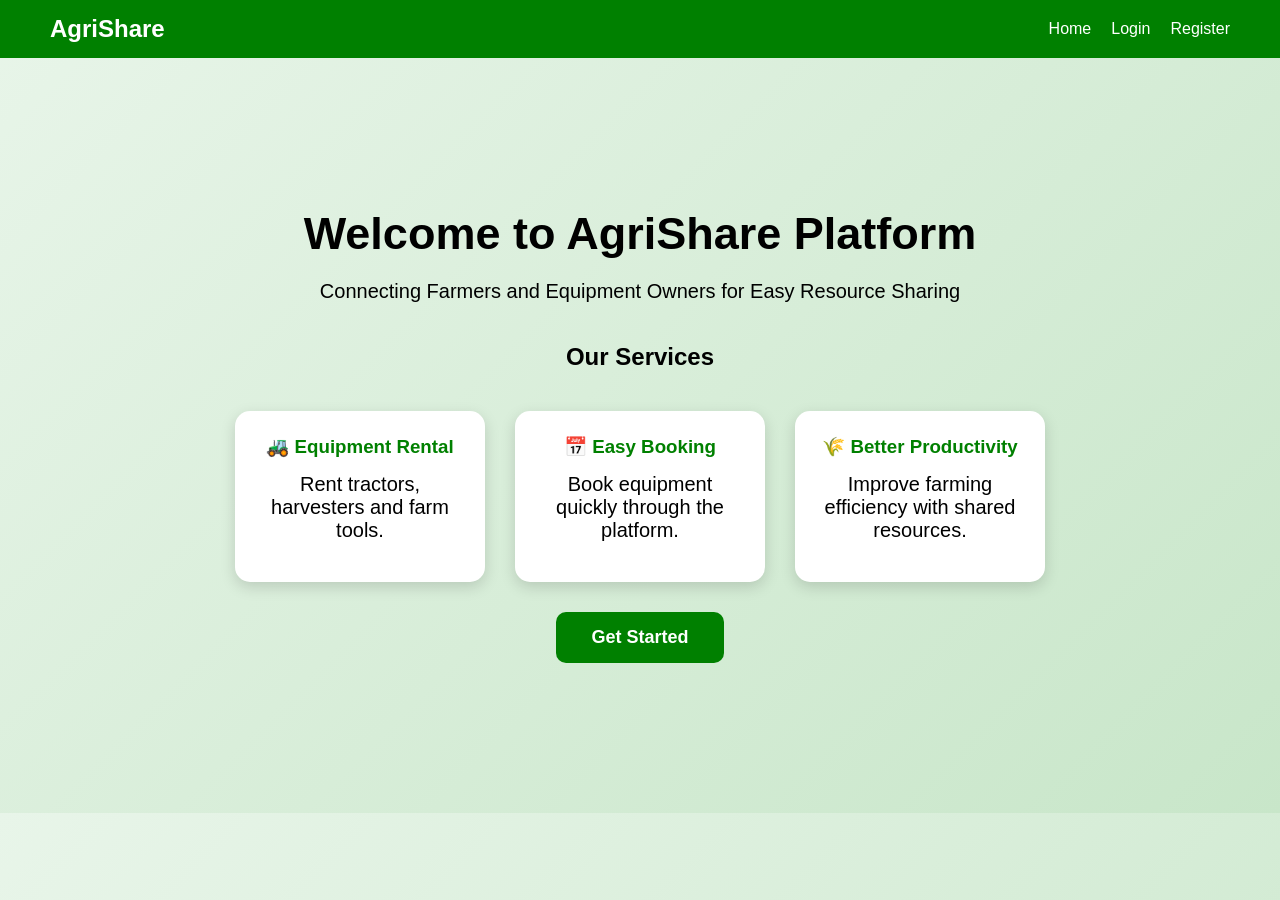
<file: WebContent/frontend/index.html>
<!DOCTYPE html>
<html lang="en">
<head>
    <meta charset="UTF-8">
    <meta name="viewport" content="width=device-width, initial-scale=1.0">
    <title>AgriShare Platform</title>
    <link rel="stylesheet" href="css/style.css">
</head>
<body>

    <nav>
        <h2>AgriShare</h2>
        <ul>
            <li><a href="index.html">Home</a></li>
            <li><a href="login.html">Login</a></li>
            <li><a href="register.html">Register</a></li>
        </ul>
    </nav>

    <section class="hero">
        <h1>Welcome to AgriShare Platform</h1>
<p>
    Connecting Farmers and Equipment Owners for Easy Resource Sharing
</p>
<section class="features">
    <h2>Our Services</h2>

    <div class="card-container">

        <div class="card">
            <h3>🚜 Equipment Rental</h3>
            <p>Rent tractors, harvesters and farm tools.</p>
        </div>

        <div class="card">
            <h3>📅 Easy Booking</h3>
            <p>Book equipment quickly through the platform.</p>
        </div>

        <div class="card">
            <h3>🌾 Better Productivity</h3>
            <p>Improve farming efficiency with shared resources.</p>
        </div>

    </div>
</section>

        <a href="register.html">
    <button>Get Started</button>
</a>
        
    </section>

</body>
</html>
</file>
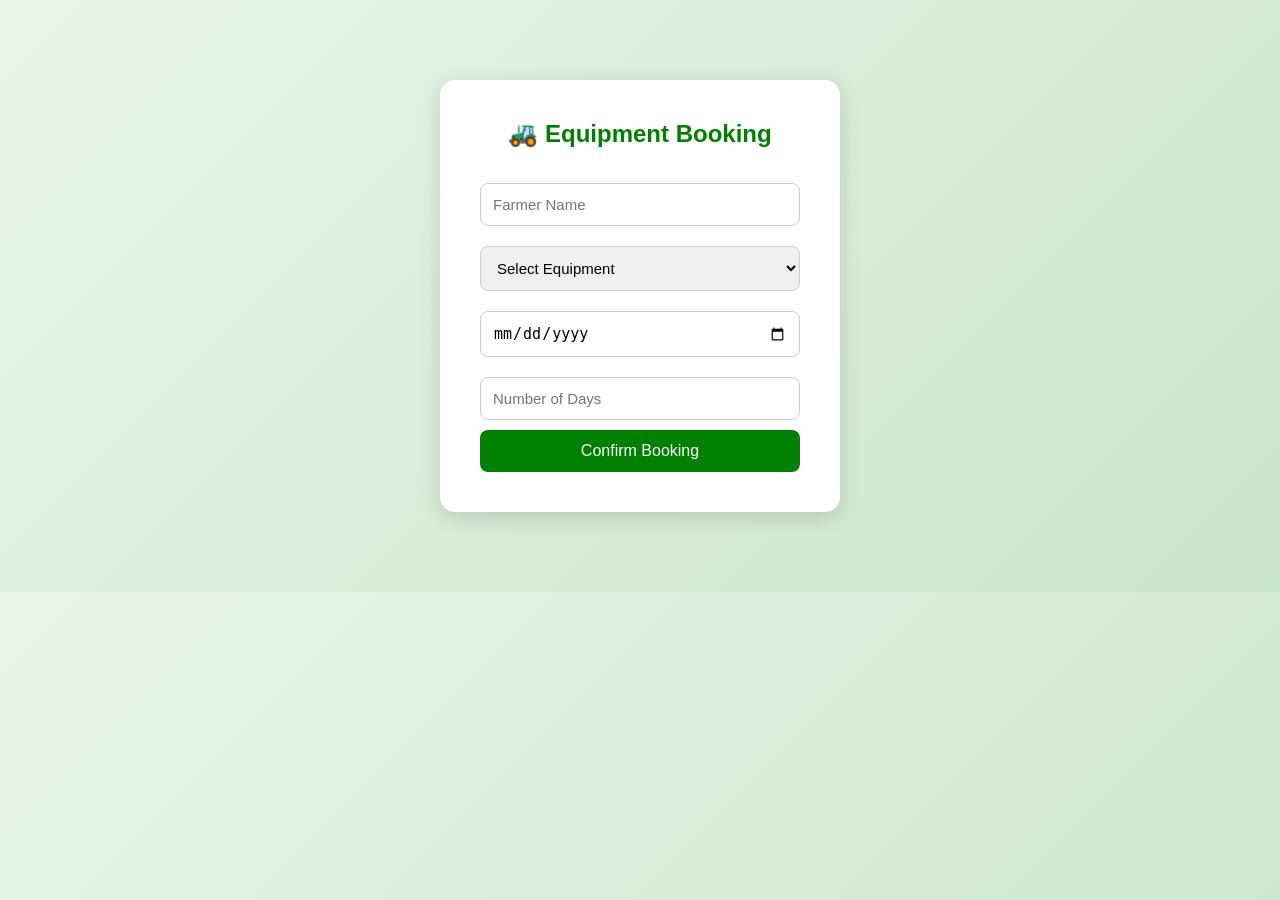
<file: WebContent/frontend/booking.html>
<!DOCTYPE html>
<html lang="en">
<head>
    <meta charset="UTF-8">
    <meta name="viewport" content="width=device-width, initial-scale=1.0">
    <title>Book Equipment</title>
    <link rel="stylesheet" href="css/style.css">
</head>
<body>

    <div class="form-container">
        <h2>🚜 Equipment Booking</h2>
        <form action="../BookingServlet" method="post">
    <input type="text" name="user_name" placeholder="Farmer Name" required>

    <select name="equipment_name">
        <option>Select Equipment</option>
        <option>Tractor</option>
        <option>Harvester</option>
        <option>Sprayer</option>
    </select>

    <input type="date" name="date" required>

    <input type="number" name="days" placeholder="Number of Days" required>

    <button type="submit">Confirm Booking</button>
</form>
        
    </div>
    <script src="js/script.js"></script>

</body>
</html>
</file>
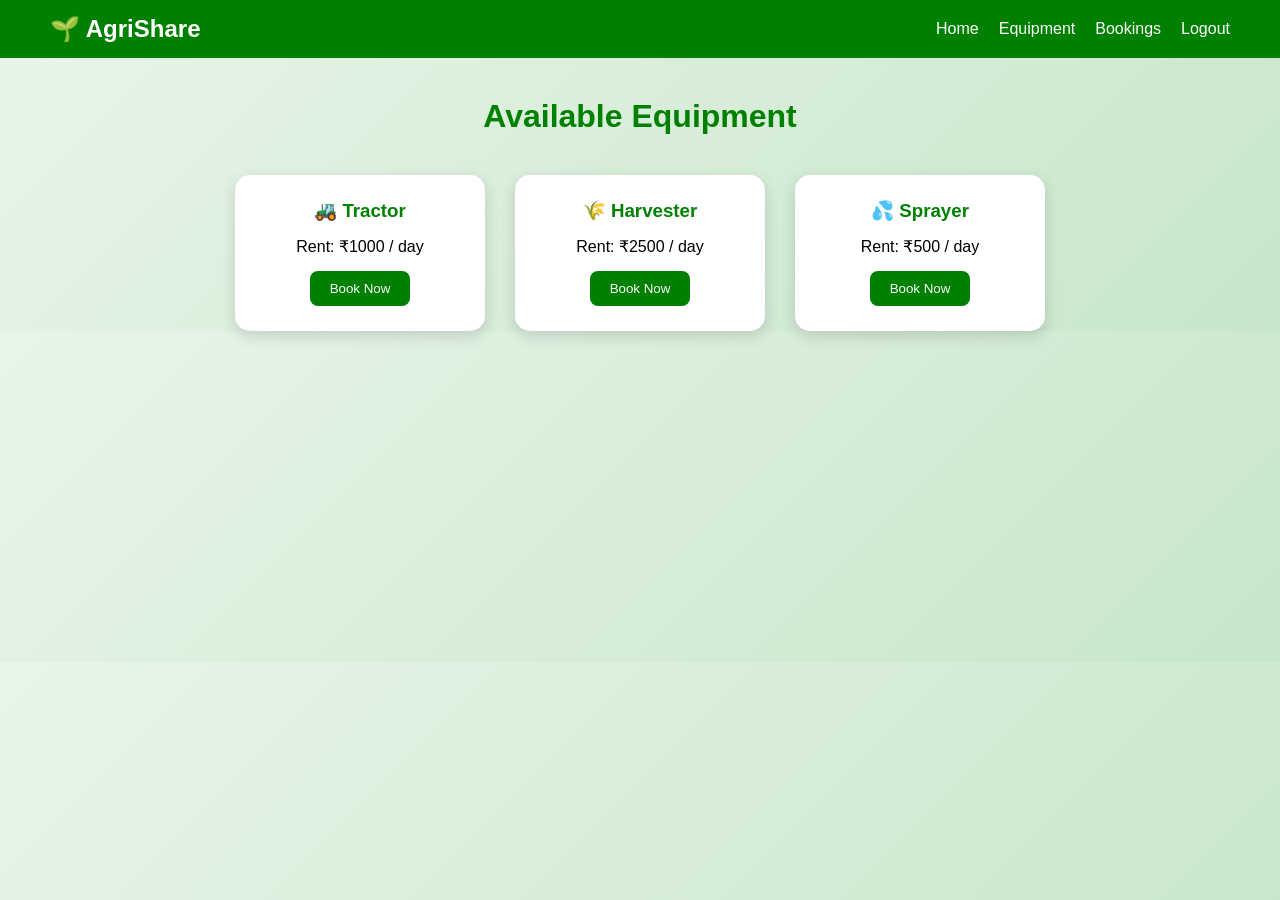
<file: WebContent/frontend/dashboard.html>
<!DOCTYPE html>
<html lang="en">
<head>
    <meta charset="UTF-8">
    <meta name="viewport" content="width=device-width, initial-scale=1.0">
    <title>AgriShare Dashboard</title>
    <link rel="stylesheet" href="css/style.css">
</head>
<body>

    <nav>
        <h2>🌱 AgriShare</h2>
        <ul>
            <li><a href="index.html">Home</a></li>
            <li><a href="dashboard.html">Equipment</a></li>
            <li><a href="booking.html">Bookings</a></li>
            <li><a href="login.html">Logout</a></li>
        </ul>
    </nav>

    <h1 class="dashboard-title">Available Equipment</h1>

    <div class="card-container">

        <div class="card">
            <h3>🚜 Tractor</h3>
            <p>Rent: ₹1000 / day</p>
            <a href="booking.html">
                <button>Book Now</button>
            </a>
        </div>

        <div class="card">
            <h3>🌾 Harvester</h3>
            <p>Rent: ₹2500 / day</p>
            <a href="booking.html">
                <button>Book Now</button>
            </a>
        </div>

        <div class="card">
            <h3>💦 Sprayer</h3>
            <p>Rent: ₹500 / day</p>
            <a href="booking.html">
                <button>Book Now</button>
            </a>
        </div>

    </div>

</body>
</html>
</file>
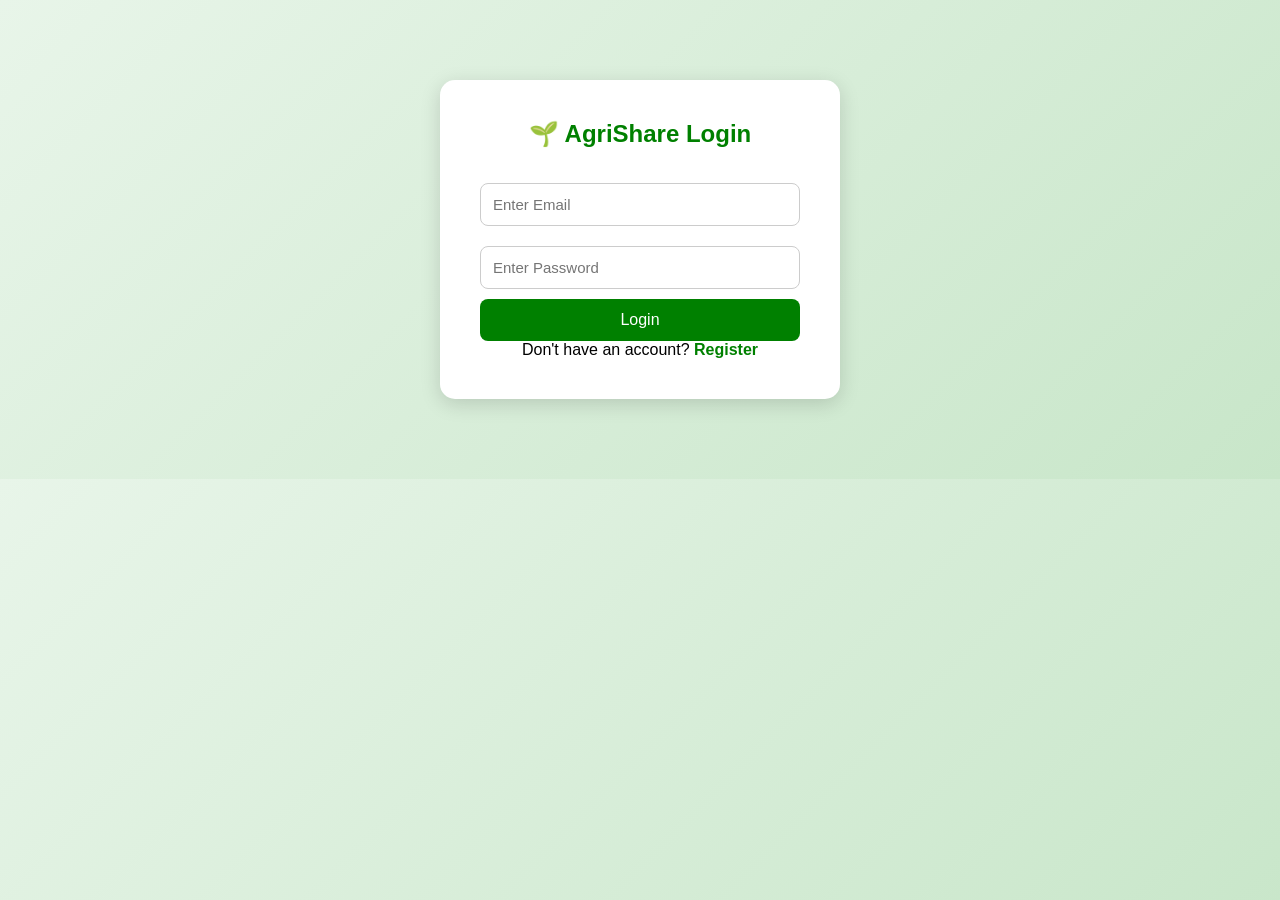
<file: WebContent/frontend/login.html>
<!DOCTYPE html>
<html>
<head>
    <title>Login - AgriShare</title>
    <link rel="stylesheet" href="css/style.css">
</head>
<body>

    <div class="form-container">
        <h2>🌱 AgriShare Login</h2>
      <form action="../LoginServlet" method="post">
    <input type="email" name="email" placeholder="Enter Email" required>

    <input type="password" name="password" placeholder="Enter Password" required>

    <button type="submit">Login</button>
</form>
        

        <p>
            Don't have an account?
            <a href="register.html">Register</a>
        </p>
    </div>

</body>
</html>
</file>
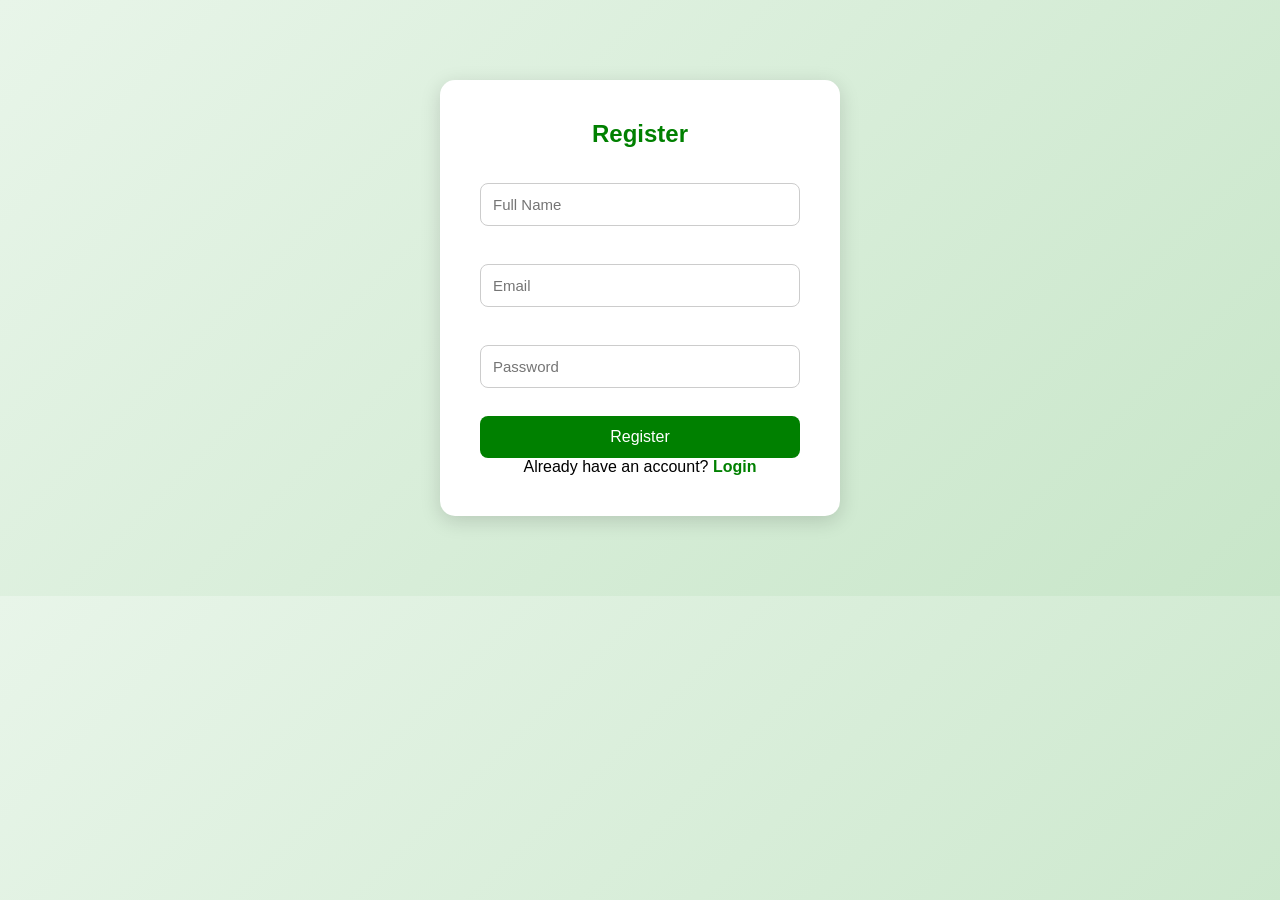
<file: WebContent/frontend/register.html>
<!DOCTYPE html>
<html>
<head>
    <title>Register - AgriShare</title>
    <link rel="stylesheet" href="css/style.css">
</head>
<body>

    <div class="form-container">
        <h2>Register</h2>
      <form action="/AgriSharePlatform/RegisterServlet" method="post"> 
    <input type="text" name="name" placeholder="Full Name" required><br><br>

    <input type="email" name="email" placeholder="Email" required><br><br>

    <input type="password" name="password" placeholder="Password" required><br><br>

    <button type="submit">Register</button>
</form>
        

        <p>Already have an account?
            <a href="login.html">Login</a>
        </p>
    </div>

</body>
</html>
</file>
<file: WebContent/frontend/css/style.css>
*{
    margin:0;
    padding:0;
    box-sizing:border-box;
}

body{
    font-family:'Segoe UI', sans-serif;
    background: linear-gradient(135deg,#e8f5e9,#c8e6c9);
}

nav{
    background:green;
    color:white;
    display:flex;
    justify-content:space-between;
    align-items:center;
    padding:15px 50px;
}

nav ul{
    list-style:none;
    display:flex;
}

nav ul li{
    margin-left:20px;
}

nav ul li a{
    color:white;
    text-decoration:none;
}

.hero{
    text-align:center;
    padding:150px 20px;
}

.hero h1{
    font-size:45px;
    margin-bottom:20px;
}

.hero p{
    font-size:20px;
    margin-bottom:40px;
}

.hero button{
    padding:15px 35px;
    background:green;
    color:white;
    border:none;
    border-radius:10px;
    cursor:pointer;
    font-size:18px;
    font-weight:bold;
}
.hero button{
    margin-top: 30px;
}


.hero button:hover{
    background:#0b7a0b;
}
.hero button{
    transition:0.3s;
}

.hero button:hover{
    background:#0b7a0b;
    transform:scale(1.05);
}

.form-container{
    width:400px;
    margin:80px auto;
    padding:40px;
    background:white;
    border-radius:15px;
    box-shadow:0 5px 20px rgba(0,0,0,0.15);
    text-align:center;
}

.form-container h2{
    color:green;
    margin-bottom:25px;
}

.form-container input{
    width:100%;
    padding:12px;
    margin:10px 0;
    border:1px solid #ccc;
    border-radius:8px;
    font-size:15px;
}

.form-container button{
    width:100%;
    padding:12px;
    background:green;
    color:white;
    border:none;
    border-radius:8px;
    font-size:16px;
    cursor:pointer;
}

.form-container button:hover{
    background:#0b7a0b;
}

.form-container a{
    color:green;
    text-decoration:none;
    font-weight:bold;
}
.dashboard-title{
    text-align:center;
    margin-top:40px;
    color:green;
}

.card-container{
    display:flex;
    justify-content:center;
    gap:30px;
    flex-wrap:wrap;
    margin-top:40px;
}

.card{
    background:white;
    width:250px;
    padding:25px;
    border-radius:15px;
    text-align:center;
    box-shadow:0 5px 15px rgba(0,0,0,0.15);
    transition:0.3s;
}

.card:hover{
    transform:translateY(-8px);
}

.card h3{
    color:green;
    margin-bottom:15px;
}

.card p{
    margin-bottom:15px;
}

.card button{
    background:green;
    color:white;
    border:none;
    padding:10px 20px;
    border-radius:8px;
    cursor:pointer;
}

.card button:hover{
    background:#0b7a0b;
}
.form-container select{
    width:100%;
    padding:12px;
    margin:10px 0;
    border:1px solid #ccc;
    border-radius:8px;
    font-size:15px;
}
</file>
